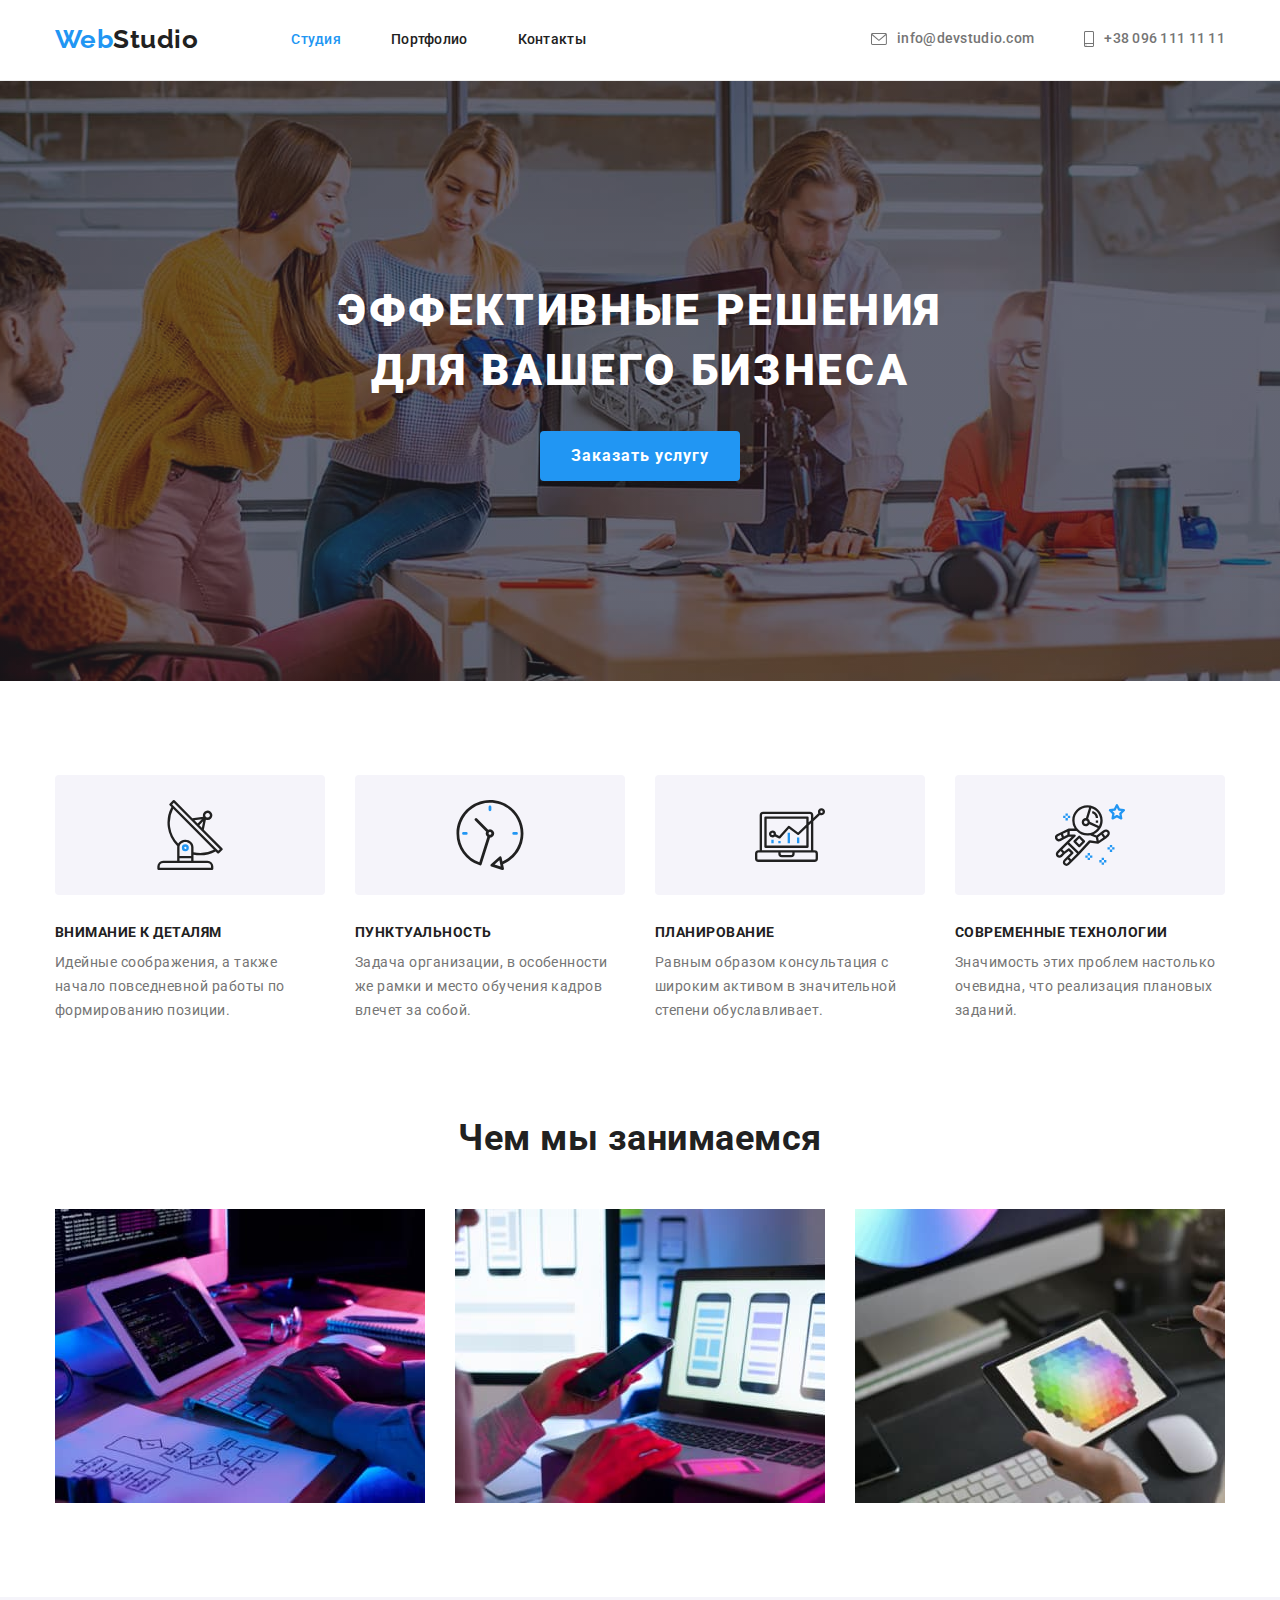
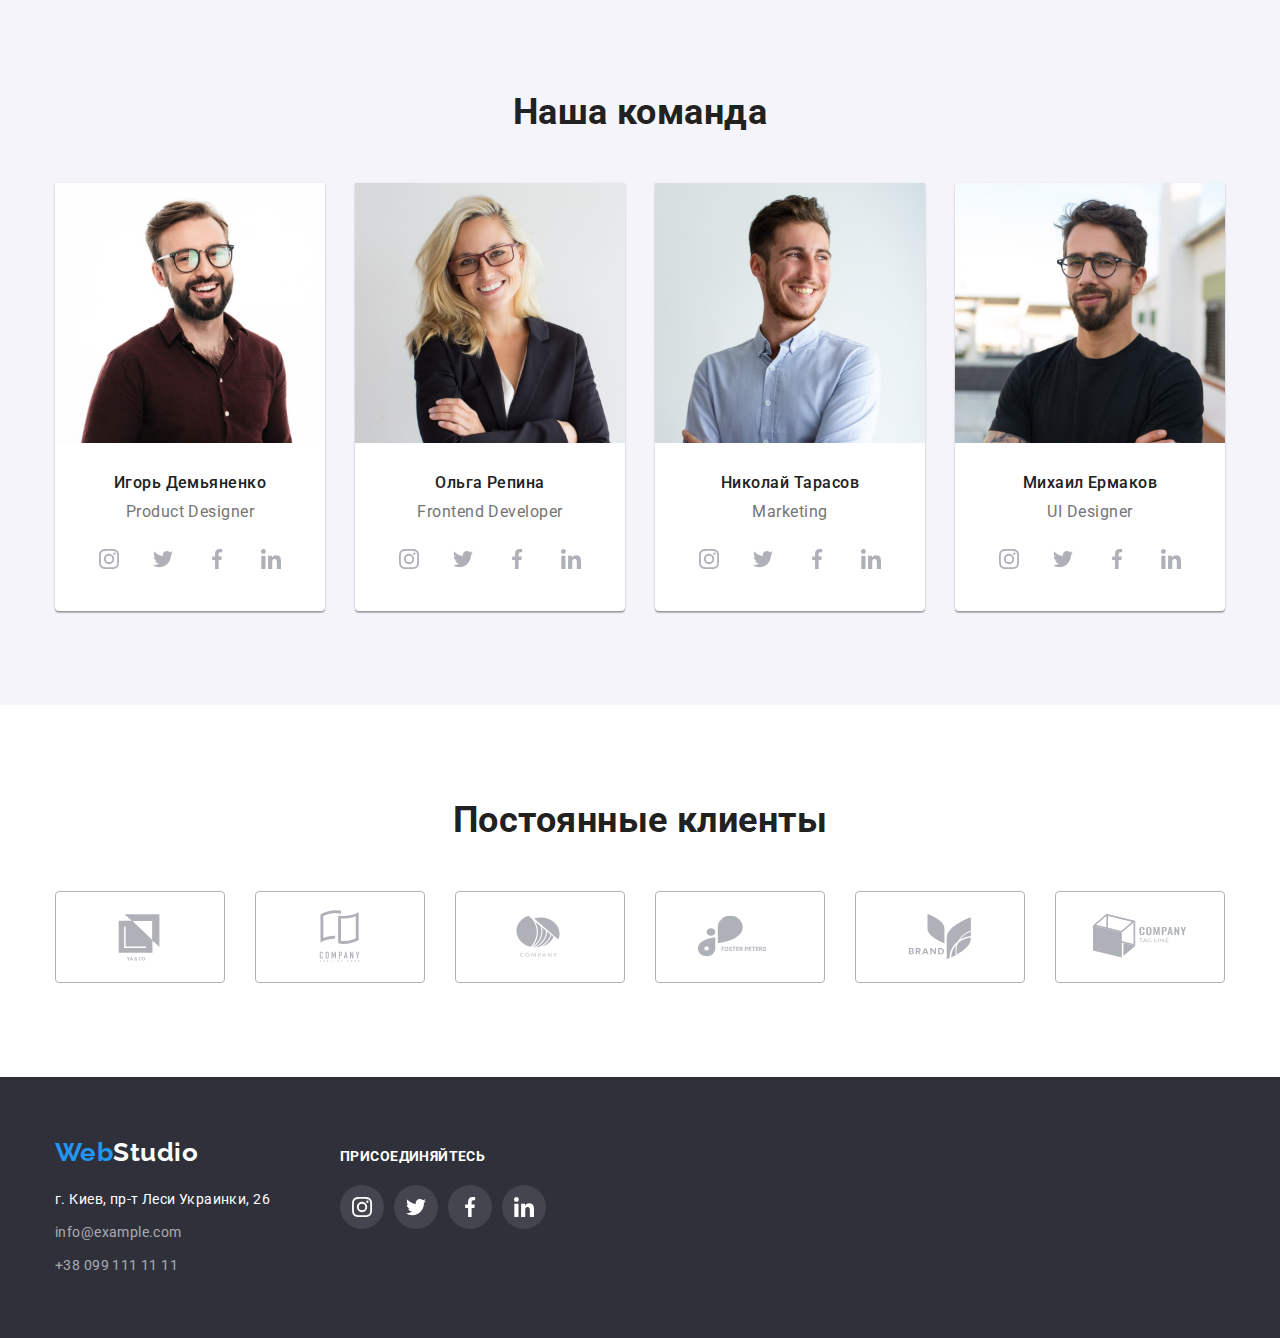
<file: index.html>
<!DOCTYPE html>
<html lang="ru">
<head>
    <meta charset="UTF-8">
    <meta http-equiv="X-UA-Compatible" content="IE=edge">
    <meta name="viewport" content="width=device-width, initial-scale=1.0">
    <title>Web studio</title>
    <link rel="preconnect" href="https://fonts.googleapis.com">
    <link rel="preconnect" href="https://fonts.gstatic.com" crossorigin>
    <link href="https://fonts.googleapis.com/css2?family=Raleway:wght@700&family=Roboto:wght@400;500;700;900&display=swap"
        rel="stylesheet">
    <link rel="stylesheet" href="https://cdnjs.cloudflare.com/ajax/libs/modern-normalize/1.1.0/modern-normalize.min.css">
    <link rel="stylesheet" href="./css/styles.css" />

</head>
<body class="body">

<!--Шапка сайта-->
    <header class="page-header">
        <div class="container">
            <nav class="main-nav">
                <a href="./index.html" class="header-logo">Web<span class="header-logo-span">Studio</span></a>
                    
                <ul class="site-nav list">
                    <li class="item"><a href="./index.html" class="site-nav-link active">Студия</a></li>
                    <li class="item"><a href="./portfolio.html" class="site-nav-link">Портфолио</a></li>
                    <li class="item"><a href="./" class="site-nav-link">Контакты</a></li>
                </ul>
            </nav>
                    
            <ul class="auth-nav list">
                <li class="item ">
                    <a href="mailto:info@devstudio.com" class="auth-nav-link">
                        <svg class="icon-envelope auth-nav-icon" width="16px" height="12px">
                        <use href="./images/icons.svg#icon-envelope"></use>
                        </svg>
                    info@devstudio.com</a>
                </li>
                <li class="item">
                    <a href="tel:+380961111111" class="auth-nav-link">
                        <svg class="icon-smartphone auth-nav-icon" width="10px" height="16px">
                        <use href="./images/icons.svg#icon-smartphone"></use>
                        </svg>
                    +38 096 111 11 11</a>
                </li>
            </ul>
        </div>
    </header>

 <!--Основной контент-->
    <main>

    <!--Герой-->
        <section class="hero">
            <div class="container">
                <div class="hero-banner">
                    <h1 class="hero-title">Эффективные решения <br /> для вашего бизнеса</h1>
                    <button type="button" class="hero-button">Заказать услугу</button>
                </div>
            </div>
        </section>

    <!--Особенности-->
        <section class="section">
            <div class="container our-advantages">
                <h2 class="main-titel advantages-main-title">Наши особенности</h2>
                <ul class="list advantages-list">
                    <li class="item advantages-item">
                    <div class="advantages-box">
                        <svg class="icon" width="70" height="70">
                        <use href="./images/icons.svg#icon-antenna"></use>
                        </svg>
                    </div>

                    <h3 class="advantages-title">Внимание к деталям</h3>
                    <p class="advantages-text">
                    Идейные соображения, а также начало повседневной работы по формированию позиции.
                    </p>
                    </li>
                    <li class="item advantages-item">
                    <div class="advantages-box">
                        <svg class="icon"  width="70" height="70">
                        <use href="./images/icons.svg#icon-clock"></use>
                        </svg>
                    </div>
                    <h3 class="advantages-title">Пунктуальность</h3>
                    <p class="advantages-text">
                    Задача организации, в особенности же рамки и место обучения кадров влечет за собой.
                    </p>
                    </li>
                    <li class="item advantages-item">
                    <div class="advantages-box">
                        <svg class="icon"  width="70" height="70">
                        <use href="./images/icons.svg#icon-diagram"></use>
                        </svg>
                    </div>

                    <h3 class="advantages-title">Планирование</h3>
                    <p class="advantages-text">
                    Равным образом консультация с широким активом в значительной степени обуславливает.
                    </p>
                    </li>
                    <li class="item advantages-item">
                    <div class="advantages-box">
                        <svg class="icon"  width="70" height="70">
                        <use href="./images/icons.svg#icon-astronaut"></use>
                        </svg>
                    </div>
                    <h3 class="advantages-title">Современные технологии</h3>
                    <p class="advantages-text">
                    Значимость этих проблем настолько очевидна, что реализация плановых заданий.
                    </p>
                    </li>
                </ul>
            </div>
        </section>

    <!--Деятельность-->
        <section class="section our-work">
            <div class="container">
            <h2 class="main-titel work-main-title">Чем мы занимаемся</h2>
            <ul class="list work-list">
                <li class="item work-item">
                    <img src="./images/img1.jpg" alt="Пишем код любой сложности" width="370" height="294">
                </li>
                <li class="item work-item">
                    <img src="./images/img2.jpg" alt="Создаём мобильные предложения" width="370" height="294">
                </li>
                <li class="item work-item">
                    <img src="./images/img3.jpg" alt="Выполняем дизанейрские работы" width="370" height="294">
                </li>
            </ul>
            </div>
        </section>
 
    <!--Команда-->
        <section class="section ourteam-section">
            <div class="container our-team">
                <h2 class="main-titel our-team-main-title">Наша команда</h2>
                <ul class="list team-list">
                    <li class="item team-item">
                        <img src="./images/img.jpg" alt="Игорь Демьяненко" width="270" height="260">
                        <div class="team-name-wrapper">
                            <h3 class="team-title">Игорь Демьяненко</h3>
                            <p class="team-text" lang="en">Product Designer</p>
                            <ul class="list social-links">
                                <li class="links-item">
                                    <a href="" class="social-links_social-items"> 
                                        <svg class="icon" width="20px" height="20px">
                                        <use href="./images/icons.svg#icon-instagram"></use>
                                        </svg>
                                    </a>
                                </li>
                                <li class="links-item">
                                    <a href="" class="social-links_social-items">
                                        <svg class="icon" width="20px" height="20px">
                                        <use href="./images/icons.svg#icon-twitter"></use>
                                        </svg>
                                    </a>
                                </li>
                                <li class="links-item">
                                    <a href="" class="social-links_social-items">
                                        <svg class="icon" width="20px" height="20px">
                                        <use href="./images/icons.svg#icon-facebook"></use>
                                        </svg>
                                    </a>
                                </li>
                                <li class="links-item">
                                    <a href="" class="social-links_social-items">

                                        <svg class="icon" width="20px" height="20px">
                                        <use href="./images/icons.svg#icon-linkedin"></use>
                                        </svg>
                                    </a>
                                </li>
                            </ul>
                        </div>
                    </li>

                    <li class="item team-item">
                        <img src="./images/img(1).jpg" alt="Ольга Репина" width="270" height="260">
                        <div class="team-name-wrapper">
                            <h3 class="team-title">Ольга Репина</h3>
                            <p class="team-text" lang="en">Frontend Developer</p>
                            <ul class="social-links list">
                                <li class="links-item">
                                    <a href="" class="social-links_social-items">
                                        <svg class="icon" width="20px" height="20px">
                                            <use href="./images/icons.svg#icon-instagram"></use>
                                        </svg>
                                    </a>
                                </li>
                                <li class="links-item">
                                    <a href="" class="social-links_social-items">
                                        <svg class="icon" width="20px" height="20px">
                                            <use href="./images/icons.svg#icon-twitter"></use>
                                        </svg>
                                    </a>
                                </li>
                                <li class="links-item">
                                    <a href="" class="social-links_social-items">
                                        <svg class="icon" width="20px" height="20px">
                                            <use href="./images/icons.svg#icon-facebook"></use>
                                        </svg>
                                    </a>
                                </li>
                                <li class="links-item">
                                    <a href="" class="social-links_social-items">

                                        <svg class="icon" width="20px" height="20px">
                                            <use href="./images/icons.svg#icon-linkedin"></use>
                                        </svg>
                                    </a>
                                </li>
                            </ul>
                        </div>
                    </li>

                    <li class="item team-item">
                        <img src="./images/img(2).jpg" alt="Николай Тарасов" width="270" height="260">
                        <div class="team-name-wrapper">
                            <h3 class="team-title">Николай Тарасов</h3>
                            <p class="team-text" lang="en">Marketing</p>
                            <ul class="list social-links">
                                <li class="links-item">
                                    <a href="" class="social-links_social-items">
                                        <svg class="icon" width="20px" height="20px">
                                            <use href="./images/icons.svg#icon-instagram"></use>
                                        </svg>
                                    </a>
                                </li>
                                <li class="links-item">
                                    <a href="" class="social-links_social-items">
                                        <svg class="icon" width="20px" height="20px">
                                            <use href="./images/icons.svg#icon-twitter"></use>
                                        </svg>
                                    </a>
                                </li>
                                <li class="links-item">
                                    <a href="" class="social-links_social-items">
                                        <svg class="icon" width="20px" height="20px">
                                            <use href="./images/icons.svg#icon-facebook"></use>
                                        </svg>
                                    </a>
                                </li>
                                <li class="links-item">
                                    <a href="" class="social-links_social-items">
                            
                                        <svg class="icon" width="20px" height="20px">
                                            <use href="./images/icons.svg#icon-linkedin"></use>
                                        </svg>
                                    </a>
                                </li>
                            </ul>
                        </div>
                    </li>

                    <li class="item team-item">
                        <img src="./images/img(3).jpg" alt="Михаил Ермаков" width="270" height="260">
                        <div class="team-name-wrapper">
                            <h3 class="team-title">Михаил Ермаков</h3>
                            <p class="team-text" lang="en">UI Designer</p>
                            <ul class="social-links list">
                                <li class="links-item">
                                    <a href="" class="social-links_social-items">
                                        <svg class="icon" width="20px" height="20px">
                                            <use href="./images/icons.svg#icon-instagram"></use>
                                        </svg>
                                    </a>
                                </li>
                                <li class="links-item">
                                    <a href="" class="social-links_social-items">
                                        <svg class="icon" width="20px" height="20px">
                                            <use href="./images/icons.svg#icon-twitter"></use>
                                        </svg>
                                    </a>
                                </li>
                                <li class="links-item">
                                    <a href="" class="social-links_social-items">
                                        <svg class="icon" width="20px" height="20px">
                                            <use href="./images/icons.svg#icon-facebook"></use>
                                        </svg>
                                    </a>
                                </li>
                                <li class="links-item">
                                    <a href="" class="social-links_social-items">
                            
                                        <svg class="icon" width="20px" height="20px">
                                            <use href="./images/icons.svg#icon-linkedin"></use>
                                        </svg>
                                    </a>
                                </li>
                            </ul>
                        </div>
                    </li>
                </ul>
            </div>
        </section>


    <!--Постоянные клиенты-->
        <section class="section clients-section">
            <div class="container">
                <h2 class="main-titel clients-main-titel">Постоянные клиенты</h2>
                <ul class="list clients-list">
                    <li class="clients-item">
                        <a href="" class="link clients-link">
                        <svg class="icon" width="106" height="60">
                        <use href="./images/icons.svg#icon-client1"></use>
                        </svg>
                        </a>
                    </li>
                    <li class="clients-item">
                        <a href="" class="link clients-link">
                        <svg class="icon" width="106" height="60">
                        <use href="./images/icons.svg#icon-client2"></use>
                        </svg>
                        </a>
                    </li>
                    <li class="clients-item">
                        <a href="" class="link clients-link">
                            <svg class="icon" width="106" height="60">
                                <use href="./images/icons.svg#icon-client3"></use>
                            </svg>
                        </a>
                    </li>
                    <li class="clients-item">
                        <a href="" class="link clients-link">
                            <svg class="icon" width="106" height="60">
                                <use href="./images/icons.svg#icon-client4"></use>
                            </svg>
                        </a>
                    </li>
                    <li class="clients-item">
                        <a href="" class="link clients-link">
                            <svg class="icon" width="106" height="60">
                                <use href="./images/icons.svg#icon-client5"></use>
                            </svg>
                        </a>
                    </li>
                    <li class="clients-item">
                        <a href="" class="link clients-link">
                            <svg class="icon" width="106" height="60">
                            <use href="./images/icons.svg#icon-client6"></use>
                            </svg>
                        </a>    
                    </li>                
                </ul>
            </div>
        </section>
    </main>

<!--Подвал-->
    <footer class="footer">
        <div class="container">
            <address class="footer-address">
            <a class="footer-logo" href="./index.html">Web<span class="footer-logo span">Studio</span></a>
                <ul class="address list">
                    <li class="item-address">
                        <a href="https://goo.gl/maps/AirsbdC57sYQPZAz8" target="_blank" rel="noopener noreferrer"
                            class="footer-link address">г. Киев, пр-т Леси Украинки, 26
                        </a>
                    </li>
                    <li class="item-address"><a href="mailto:info@dexample.com" class="footer-link link">info@example.com</a></li>
                    <li class="item-address"><a href="tel:+380991111111" class="footer-link link">+38 099 111 11 11</a></li>
                </ul>
            </address>

            <div class="connect">
                <h2 class="connect-title">присоединяйтесь</h2>
                <ul class="connect-links list">
                    <li class="links-item">
                        <a href="" class="connect-links_social-items">
                        <svg class="icon" width="20px" height="20px">
                        <use href="./images/icons.svg#icon-instagram"></use>
                        </svg>
                        </a>
                    </li>
                    <li class="links-item">
                        <a href="" class="connect-links_social-items">
                        <svg class="icon" width="20px" height="20px">
                        <use href="./images/icons.svg#icon-twitter"></use>
                        </svg>
                        </a>
                    </li>
                    <li class="links-item">
                        <a href="" class="connect-links_social-items">
                        <svg class="icon" width="20px" height="20px">
                        <use href="./images/icons.svg#icon-facebook"></use>
                        </svg>
                        </a>
                    </li>
                    <li class="links-item">
                        <a href="" class="connect-links_social-items">
                        <svg class="icon" width="20px" height="20px">
                        <use href="./images/icons.svg#icon-linkedin"></use>
                        </svg>
                        </a>
                    </li>
                </ul>
            </div>
        </div>
    </footer>
</body>
</html>
</file>
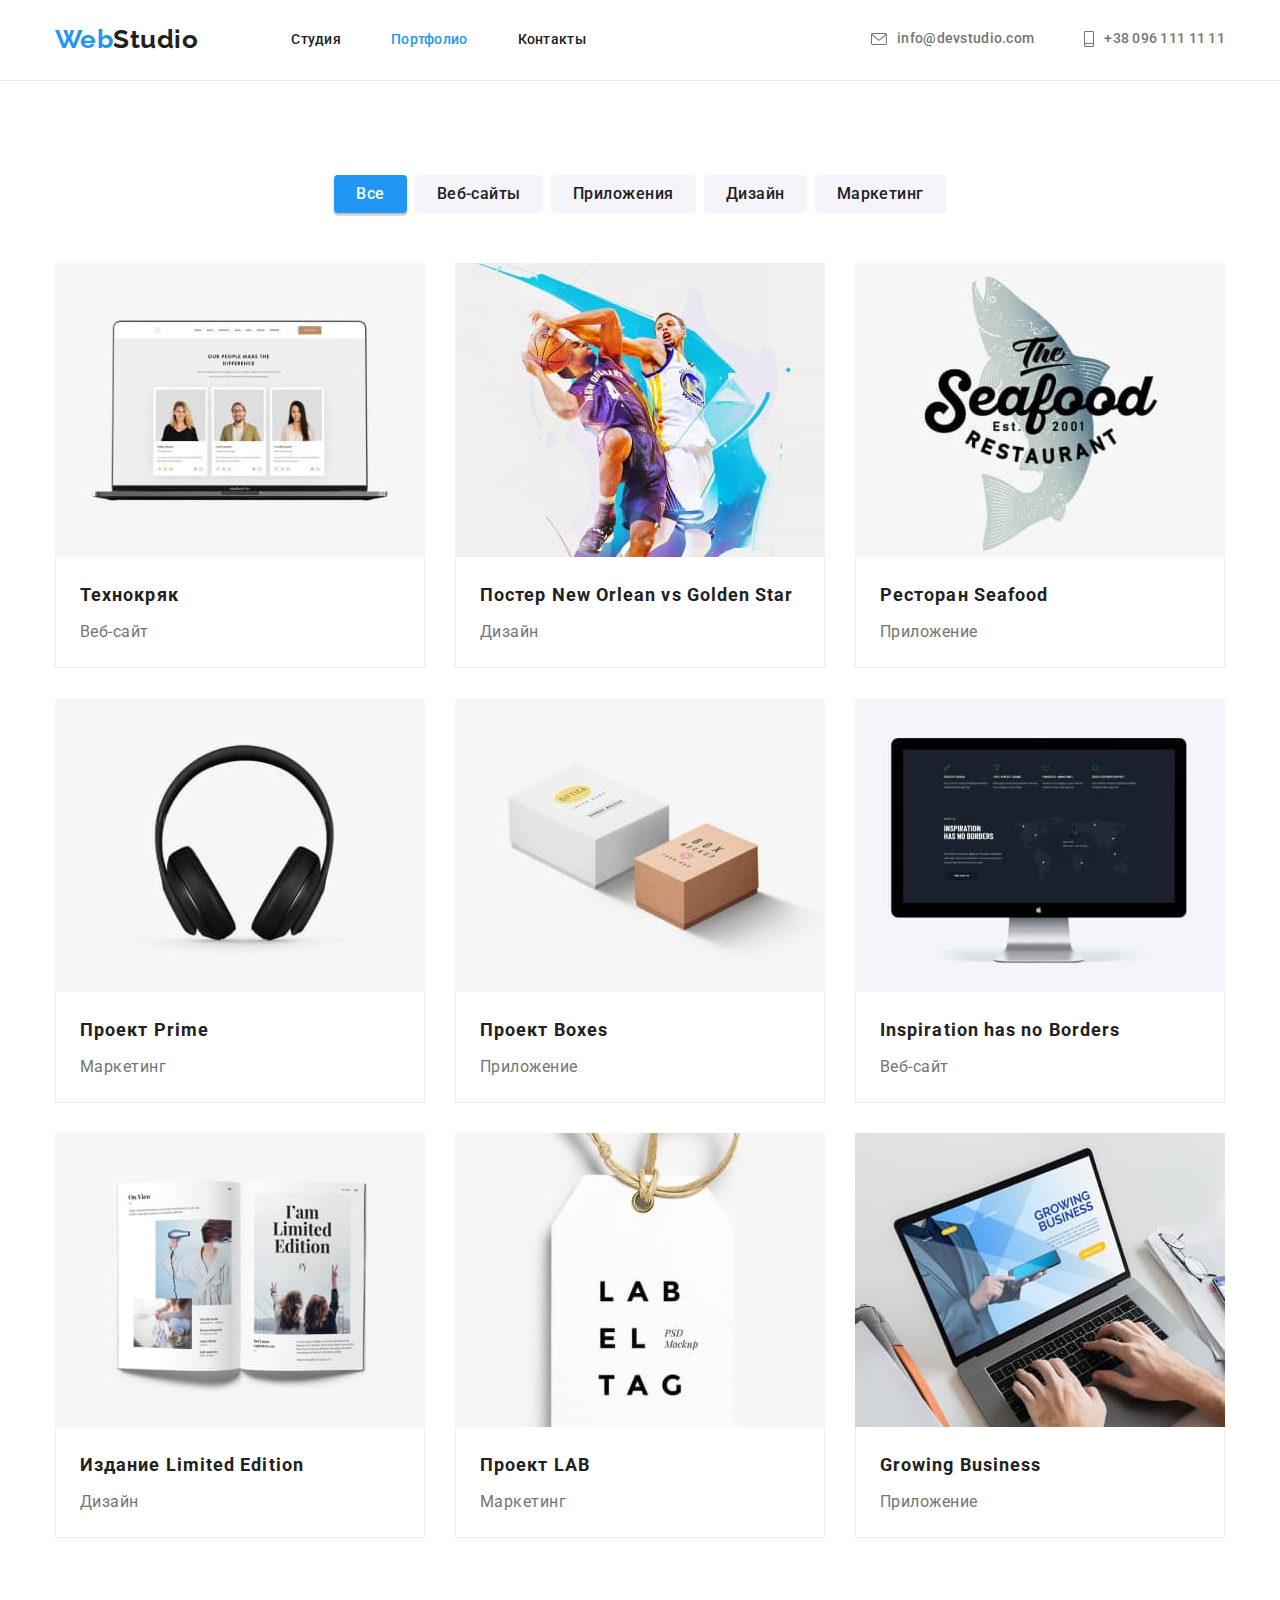
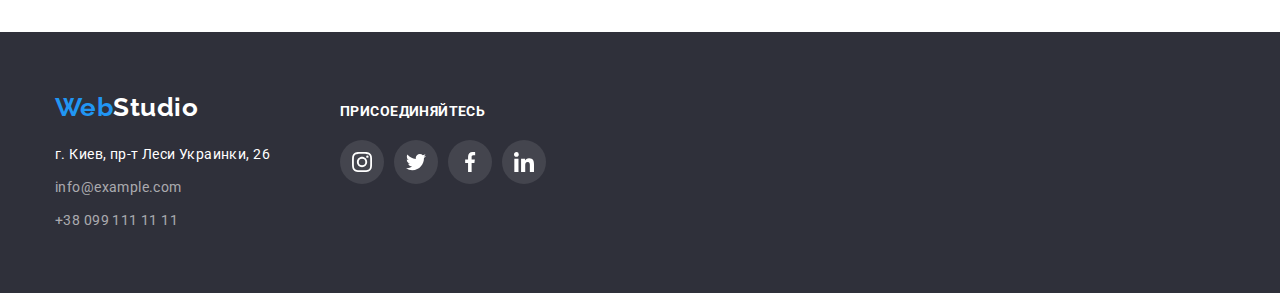
<file: portfolio.html>
<!DOCTYPE html>
<html lang="ru">

<head>
    <meta charset="UTF-8">
    <meta http-equiv="X-UA-Compatible" content="IE=edge">
    <meta name="viewport" content="width=device-width, initial-scale=1.0">
    <title>Web studio</title>
    <link rel="preconnect" href="https://fonts.googleapis.com">
    <link rel="preconnect" href="https://fonts.gstatic.com" crossorigin>
    <link href="https://fonts.googleapis.com/css2?family=Raleway:wght@700&family=Roboto:wght@400;500;700;900&display=swap"
        rel="stylesheet">
    <link rel="stylesheet" href="https://cdnjs.cloudflare.com/ajax/libs/modern-normalize/1.1.0/modern-normalize.min.css">
    <link rel="stylesheet" href="./css/styles.css" />
</head>

<body class="body">

    <!--Шапка сайта-->
    <header class="page-header">
        <div class="container">
            <nav class="main-nav">
                <a href="./index.html" class="header-logo">Web<span class="header-logo-span">Studio</span></a>
    
                <ul class="site-nav list">
                    <li class="item"><a href="./index.html" class="site-nav-link">Студия</a></li>
                    <li class="item"><a href="./portfolio.html" class="site-nav-link active">Портфолио</a></li>
                    <li class="item"><a href="./" class="site-nav-link">Контакты</a></li>
                </ul>
            </nav>
    
            <ul class="auth-nav list">
                <li class="item ">
                    <a href="mailto:info@devstudio.com" class="auth-nav-link">
                        <svg class="icon-envelope auth-nav-icon" width="16px" height="12px">
                            <use href="./images/icons.svg#icon-envelope"></use>
                        </svg>
                        info@devstudio.com</a>
                </li>
                <li class="item">
                    <a href="tel:+380961111111" class="auth-nav-link">
                        <svg class="icon-smartphone auth-nav-icon" width="10px" height="16px">
                            <use href="./images/icons.svg#icon-smartphone"></use>
                        </svg>
                        +38 096 111 11 11</a>
                </li>
            </ul>
        </div>
    </header>

    <!--Основной контент-->
    <main>

        <!-- Портфолио -->
        <section class="section">
            <h1 class="section-title-our-portfolio">Портфолио проектов</h1>
            <div class="container">
                <ul class="list filters-list">
                    <li class="item filters-item">
                        <button type="button" class="filter-button active">Все</button>
                    </li>
                    <li class="item filters-item">
                        <button type="button" class="filter-button">Веб-сайты</button>
                    </li>
                    <li class="item filters-item">
                        <button type="button" class="filter-button">Приложения</button>
                    </li>
                    <li class="item filters-item">
                        <button type="button" class="filter-button">Дизайн</button>
                    </li>
                    <li class="item filters-item">
                        <button type="button" class="filter-button">Маркетинг</button>
                    </li>
                </ul>

                <ul class="list projects-list">
                    <li class="item projects-item">
                        <a href="" class="projects-link">
                            <img src="./images/portfolio/technocrack.jpg" alt="Лаптоп с картинками людей" width="370" height="294">
                        <div class="projects-card-wrapper">
                            <h2 class="title projects-title">Технокряк</h2>
                            <p class="text projects-text">Веб-сайт</p>
                        </div>
                        </a>
                    </li>
                    <li class="item projects-item">
                        <a href="" class="projects-link">
                            <img src="./images/portfolio/neworleanvsgoldenstar.jpg" alt="Баскетболисты боряться за мячь" width="370"
                                height="294">
                        <div class="projects-card-wrapper">
                            <h2 class="title projects-title">Постер <span lang="en">New Orlean vs Golden Star</span></h2>
                            <p class="text projects-text">Дизайн</p>
                        </div>
                        </a>
                    </li>
                    <li class="item projects-item">
                        <a href="" class="projects-link">
                            <img src="./images/portfolio/seafood.jpg" alt="Название ресторана с рыбой на фоне" width="370" height="294">
                        <div class="projects-card-wrapper">
                            <h2 class="title projects-title">Ресторан <span lang="en">Seafood</span></h2>
                            <p class="text projects-text">Приложение</p>
                        </div>
                        </a>
                    </li>
                    <li class="item projects-item">
                        <a href="" class="projects-link">
                            <img src="./images/portfolio/prime.jpg" alt="Наушники" width="370" height="294">
                        <div class="projects-card-wrapper">
                            <h2 class="title projects-title">Проект <span lang="en">Prime</span></h2>
                            <p class="text projects-text">Маркетинг</p>
                        </div>
                        </a>
                    </li>
                    <li class="item projects-item">
                        <a href="" class="projects-link">
                            <img src="./images/portfolio/boxes.jpg" alt="Две небольшие коробки" width="370" height="294">
                        <div class="projects-card-wrapper">
                            <h2 class="title projects-title">Проект <span lang="en">Boxes</span></h2>
                            <p class="text projects-text">Приложение</p>
                        </div>
                        </a>
                    </li>
                    <li class="item projects-item">
                        <a href="" class="projects-link">
                            <img src="./images/portfolio/hasnoborders.jpg" alt="Компьютер с картой мира" width="370" height="294">
                        <div class="projects-card-wrapper">
                            <h2 class="title projects-title"><span lang="en">Inspiration has no Borders</span></h2>
                            <p class="text projects-text">Веб-сайт</p>
                        </div>
                        </a>
                    </li>
                    <li class="item projects-item">
                        <a href="" class="projects-link">
                            <img src="./images/portfolio/limitededition.jpg" alt="Книга с картинками" width="370" height="294">
                        <div class="projects-card-wrapper">
                            <h2 class="title projects-title">Издание <span lang="en">Limited Edition</span></h2>
                            <p class="text projects-text">Дизайн</p>
                        </div>
                        </a>
                    </li>
                    <li class="item projects-item">
                        <a href="" class="projects-link">
                            <img src="./images/portfolio/lab.jpg" alt="бирка с надписью" width="370" height="294">
                        <div class="projects-card-wrapper">
                            <h2 class="title projects-title">Проект <span lang="en">LAB</span></h2>
                            <p class="text projects-text">Маркетинг</p>
                        </div>
                        </a>
                    </li>
                    <li class="item projects-item">
                        <a href="" class="projects-link">
                            <img src="./images/portfolio/growingbusiness.jpg"
                                alt="Лаптоп на экране человек с телефоном и надпись Growing business" width="370" height="294">
                        <div class="projects-card-wrapper">
                            <h2 class="title projects-title"><span lang="en">Growing Business</span></h2>
                            <p class="text projects-text">Приложение</p></div>
                        </a>
                    </li>
                </ul>
            </div>
        </section>

    </main>

    <!--Подвал-->
    <footer class="footer">
        <div class="container">
            <address class="footer-address">
                <a class="footer-logo" href="./index.html">Web<span class="footer-logo span">Studio</span></a>
                <ul class="address list">
                    <li class="item-address">
                        <a href="https://goo.gl/maps/AirsbdC57sYQPZAz8" target="_blank" rel="noopener noreferrer"
                            class="footer-link address">г. Киев, пр-т Леси Украинки, 26
                        </a>
                    </li>
                    <li class="item-address"><a href="mailto:info@dexample.com"
                            class="footer-link link">info@example.com</a></li>
                    <li class="item-address"><a href="tel:+380991111111" class="footer-link link">+38 099 111 11 11</a></li>
                </ul>
            </address>
    
            <div class="connect">
                <h2 class="connect-title">присоединяйтесь</h2>
                <ul class="connect-links list">
                    <li class="links-item">
                        <a href="" class="connect-links_social-items">
                            <svg class="icon" width="20px" height="20px">
                                <use href="./images/icons.svg#icon-instagram"></use>
                            </svg>
                        </a>
                    </li>
                    <li class="links-item">
                        <a href="" class="connect-links_social-items">
                            <svg class="icon" width="20px" height="20px">
                                <use href="./images/icons.svg#icon-twitter"></use>
                            </svg>
                        </a>
                    </li>
                    <li class="links-item">
                        <a href="" class="connect-links_social-items">
                            <svg class="icon" width="20px" height="20px">
                                <use href="./images/icons.svg#icon-facebook"></use>
                            </svg>
                        </a>
                    </li>
                    <li class="links-item">
                        <a href="" class="connect-links_social-items">
                            <svg class="icon" width="20px" height="20px">
                                <use href="./images/icons.svg#icon-linkedin"></use>
                            </svg>
                        </a>
                    </li>
                </ul>
            </div>
        </div>
    </footer>
</body>

</html>
</file>
<file: css/styles.css>
:root {
  --main-color: #757575;
  --secondary-color: #212121;
  --extra-color: #f5f4fa;

  --accent-color: #2196f3;
  --white-color: #ffffff;
  --grey-color: #2f303a;

  --icons-color: #afb1b8;
}

.body {
  background-color: var(--white-color);
  color: var(--main-color);

  font-family: Roboto, sans-serif;
  letter-spacing: 0.03em;
}

.list {
  list-style: none;
}

h1,
h2,
h3,
h4,
h5,
h6,
p {
  margin: 0;
}

ul,
li {
  padding: 0;
  margin: 0;
}

img {
  display: block;
}

.container {
  width: 1200px;
  margin-left: auto;
  margin-right: auto;
  padding-left: 15px;
  padding-right: 15px;
}

/* page-header */

.page-header {
  border-bottom: 1px solid #ececec;
  padding-top: 24px;
  padding-bottom: 25px;
}

.page-header .container {
  display: flex;
}

/* nav */

.main-nav,
.auth-nav,
.site-nav {
  display: flex;
  align-items: center;
}

.header-logo {
  margin-right: 93px;
}

.header-logo,
.footer-logo {
  color: var(--accent-color);

  font-family: Raleway, sans-serif;
  font-weight: 700;
  font-size: 26px;
  line-height: 1.19;
  text-decoration: none;
}

.header-logo-span {
  color: var(--secondary-color);
}

.site-nav .item + .item {
  margin-left: 50px;
}

.site-nav-link {
  color: var(--secondary-color);

  font-weight: 500;
  font-size: 14px;
  line-height: 1.14;
  letter-spacing: 0.02em;
  text-decoration: none;
}

.site-nav-link.active {
  color: var(--accent-color);
}

.site-nav-link:hover,
.site-nav-link:focus {
  color: var(--accent-color);
}

.auth-nav .item:last-child {
  margin-left: 50px;
}

.auth-nav {
  margin-left: auto;
}

.auth-nav .item {
  fill: var(--main-color);
}

.auth-nav-link {
  display: flex;
  align-items: center;
  color: inherit;

  font-weight: 500;
  font-size: 14px;
  line-height: 1.14;
  letter-spacing: 0.02em;
  list-style: none;
  text-decoration: none;
}

.auth-nav-icon {
  margin-right: 10px;
}

.auth-nav-link:hover,
.auth-nav-link:focus {
  color: var(--accent-color);
  fill: var(--accent-color);
}

/* hero */

.hero {
  padding-top: 200px;
  padding-bottom: 200px;
  margin-left: auto;
  margin-right: auto;
  max-width: 1600px;
  height: 600px;

  background-color: var(--grey-color);
  background-position: center;
  background-repeat: no-repeat;
  background-size: cover;
  background-image: linear-gradient(rgba(47, 48, 58, 0.4), rgba(47, 48, 58, 0.4)),
    url('../images/banner-img.jpg');
}
.hero-title {
  margin-bottom: 30px;

  color: var(--white-color);
  font-weight: 900;
  font-size: 44px;
  line-height: 1.36;
  text-align: center;
  letter-spacing: 0.06em;
  text-transform: uppercase;
}

/* buttons */
.hero-button {
  min-width: 200px;
  display: block;
  padding: 10px 22px 10px 22px;
  margin-left: auto;
  margin-right: auto;

  color: var(--white-color);
  background-color: var(--accent-color);

  font-family: roboto, sans-serif;
  font-weight: 700;
  font-size: 16px;
  line-height: 1.88;
  border-radius: 4px;

  border-style: hidden;
  letter-spacing: 0.06em;

  cursor: pointer;
}

.hero-button:hover,
.hero-button:focus {
  background-color: #188ce8;
}

.filter-button {
  padding: 6px 22px 6px 22px;

  color: var(--secondary-color);
  background-color: var(--extra-color);

  font-family: roboto, sans-serif;
  font-weight: 500;
  font-size: 16px;
  line-height: 1.62;
  letter-spacing: 0.03em;
  border-radius: 4px;
  border: none;
  cursor: pointer;
}

.filter-button:hover,
.filter-button:focus {
  color: var(--white-color);
  background-color: var(--accent-color);
  box-shadow: 0px 3px 1px rgba(0, 0, 0, 0.1), 0px 1px 2px rgba(0, 0, 0, 0.08),
    0px 2px 2px rgba(0, 0, 0, 0.12);
  border-radius: 4px;
}

.filter-button.active {
  box-shadow: 0px 3px 1px rgba(0, 0, 0, 0.1), 0px 1px 2px rgba(0, 0, 0, 0.08),
    0px 2px 2px rgba(0, 0, 0, 0.12);
  border-radius: 4px;

  color: var(--white-color);
  background-color: var(--accent-color);
}

/* section  */

.section .main-titel {
  color: var(--secondary-color);

  font-weight: 700;
  font-size: 36px;
  line-height: 1.17;
  text-align: center;
}

.section {
  padding-top: 94px;
  padding-bottom: 94px;
}

/* visuali hidden */

.advantages-main-title {
  position: absolute;
  width: 1px;
  height: 1px;
  margin: -1px;
  border: 0;
  padding: 0;
  white-space: nowrap;
  clip-path: inset(100%);
  clip: rect(0 0 0 0);
  overflow: hidden;
}

/* advantages */
.advantages-list {
  display: flex;
}

.advantages-item {
  margin-right: 30px;
  width: calc((100% - 90px) / 4);
}

.advantages-item:nth-child(4n) {
  margin-right: 0;
}

.advantages-title {
  color: var(--secondary-color);

  margin-top: 30px;
  font-weight: 700;
  font-size: 14px;
  line-height: 1.14;
  text-transform: uppercase;
}

.advantages-text {
  margin-top: 10px;
  font-size: 14px;
  line-height: 1.71;
}

.advantages-box {
  display: flex;
  justify-content: center;
  align-items: center;
  height: 120px;

  border-radius: 4px;
  background-color: var(--extra-color);
}

/* Our-work */

.our-work {
  padding-top: 0px;
}

.work-list {
  margin-top: 50px;
  display: flex;
}

.work-item:not(:last-child) {
  margin-right: 30px;
}

/* team */

.ourteam-section {
  background-color: var(--extra-color);
}

.team-list,
.social-links {
  display: flex;
}

.team-item {
  width: calc((100% -90px) / 4);
  margin-right: 30px;

  box-shadow: 0px 1px 3px rgba(0, 0, 0, 0.12), 0px 1px 1px rgba(0, 0, 0, 0.14),
    0px 2px 1px rgba(0, 0, 0, 0.2);
  border-radius: 0px 0px 4px 4px;

  background-color: var(--white-color);
  text-align: center;
}

.team-item:nth-child(4n) {
  margin-right: 0px;
}

.team-list {
  margin-top: 50px;
}

.team-name-wrapper {
  padding-top: 30px;
  padding-bottom: 30px;
}

.team-text {
  font-size: 16px;
  line-height: 1.19;
}

.team-title {
  margin-bottom: 10px;

  color: var(--secondary-color);

  font-weight: 500;
  font-size: 16px;
  line-height: 1.19;
  letter-spacing: 0.03em;
}

.social-links {
  display: flex;
  justify-content: center;
}

.social-links_social-items {
  display: flex;
  justify-content: center;
  align-items: center;

  width: 44px;
  height: 44px;
  border-radius: 50%;
  background-color: var(--white-color);

  fill: var(--icons-color);
}

.social-links {
  margin-top: 16px;
}

.social-links .links-item:not(:last-child) {
  margin-right: 10px;
}

.social-links_social-items:hover,
.social-links_social-items:focus {
  background-color: var(--accent-color);
  fill: var(--white-color);
}

/* Clients */

.clients-list {
  display: flex;
  margin-top: 50px;
}

.clients-item:not(:last-child) {
  margin-right: 30px;
}
.clients-link {
  display: flex;
  justify-content: center;
  align-items: center;
  width: 170px;
  height: 92px;

  border: 1px solid var(--icons-color);
  border-radius: 4px;

  fill: var(--icons-color);
}

.clients-link:hover,
.clients-link:focus {
  border: 1px solid var(--accent-color);
  fill: var(--accent-color);
}

/* projects portfolio */

.section-title-our-portfolio {
  position: absolute;
  width: 1px;
  height: 1px;
  margin: -1px;
  border: 0;
  padding: 0;
  white-space: nowrap;
  clip-path: inset(100%);
  clip: rect(0 0 0 0);
  overflow: hidden;
}

.filters-list {
  display: flex;
  justify-content: center;
}

.filters-item:not(:last-child) {
  margin-right: 8px;
}

.projects-list {
  display: flex;
  flex-wrap: wrap;

  margin-top: 50px;
}

.projects-item {
  margin-right: 30px;
  margin-bottom: 30px;
}

.projects-item:nth-child(3n) {
  margin-right: 0px;
}

.projects-item:nth-last-child(-n + 3) {
  margin-bottom: 0px;
}

.projects-link {
  display: block;
  color: var(--main-color);

  font-size: 16px;
  line-height: 1.88;
  text-decoration: none;
}

.projects-link:hover,
.projects-link:focus {
  box-shadow: 0px 1px 1px rgba(0, 0, 0, 0.12), 0px 4px 4px rgba(0, 0, 0, 0.06),
    1px 4px 6px rgba(0, 0, 0, 0.16);
}

.projects-card-wrapper {
  padding: 20px 24px 20px 24px;

  border: 1px solid #eeeeee;
  border-top: none;
}

.projects-title {
  color: var(--secondary-color);

  font-weight: 700;
  font-size: 18px;
  line-height: 2;
  letter-spacing: 0.06em;
  text-align: left;
}

.projects-text {
  margin-top: 4px;
}

/* footer */

.footer {
  padding-top: 60px;
  padding-bottom: 60px;

  background-color: var(--grey-color);
  margin-right: auto;
  margin-left: auto;
}

.footer .container {
  display: flex;
  align-items: baseline;
}

.footer-logo {
  font-family: raleway, sans-serif;
  font-weight: 700;
  font-size: 26px;
  line-height: 1.19;
  font-style: normal;
  text-decoration: none;
}

.footer-logo.span {
  color: var(--white-color);
}

.footer-link.address {
  display: flex;
}

.item-address .footer-link {
  color: rgba(255, 255, 255, 0.6);

  font-weight: 400;
  font-style: normal;
  font-size: 14px;
  line-height: 1.71;
  letter-spacing: 0.03em;
  text-decoration: none;
}

.item-address .footer-link:hover,
.item-address .footer-link:focus {
  color: var(--accent-color);
}

.item-address .footer-link.address {
  color: var(--white-color);
}

.item-address .footer-link.address:hover,
.item-address .footer-link.address:focus {
  color: var(--accent-color);
}

.address.list {
  margin-top: 20px;
}

.address .item-address:not(:last-child) {
  margin-bottom: 9px;
}

/* Connect */

.connect-title {
  font-weight: 700;
  font-size: 14px;
  line-height: 1.14;
  letter-spacing: 0.03em;
  text-transform: uppercase;

  color: #ffffff;
}

.connect {
  margin-left: 70px;
}

.connect-links {
  display: flex;
  margin-top: 20px;
}

.connect-links_social-items {
  display: flex;
  justify-content: center;
  align-items: center;

  width: 44px;
  height: 44px;
  border-radius: 50%;
  background-color: rgba(255, 255, 255, 0.1);

  fill: var(--white-color);
}

.connect-links .links-item:not(:last-child) {
  margin-right: 10px;
}

.connect-links_social-items:hover,
.connect-links_social-items:focus {
  background-color: var(--accent-color);
  fill: var(--white-color);
}
</file>
